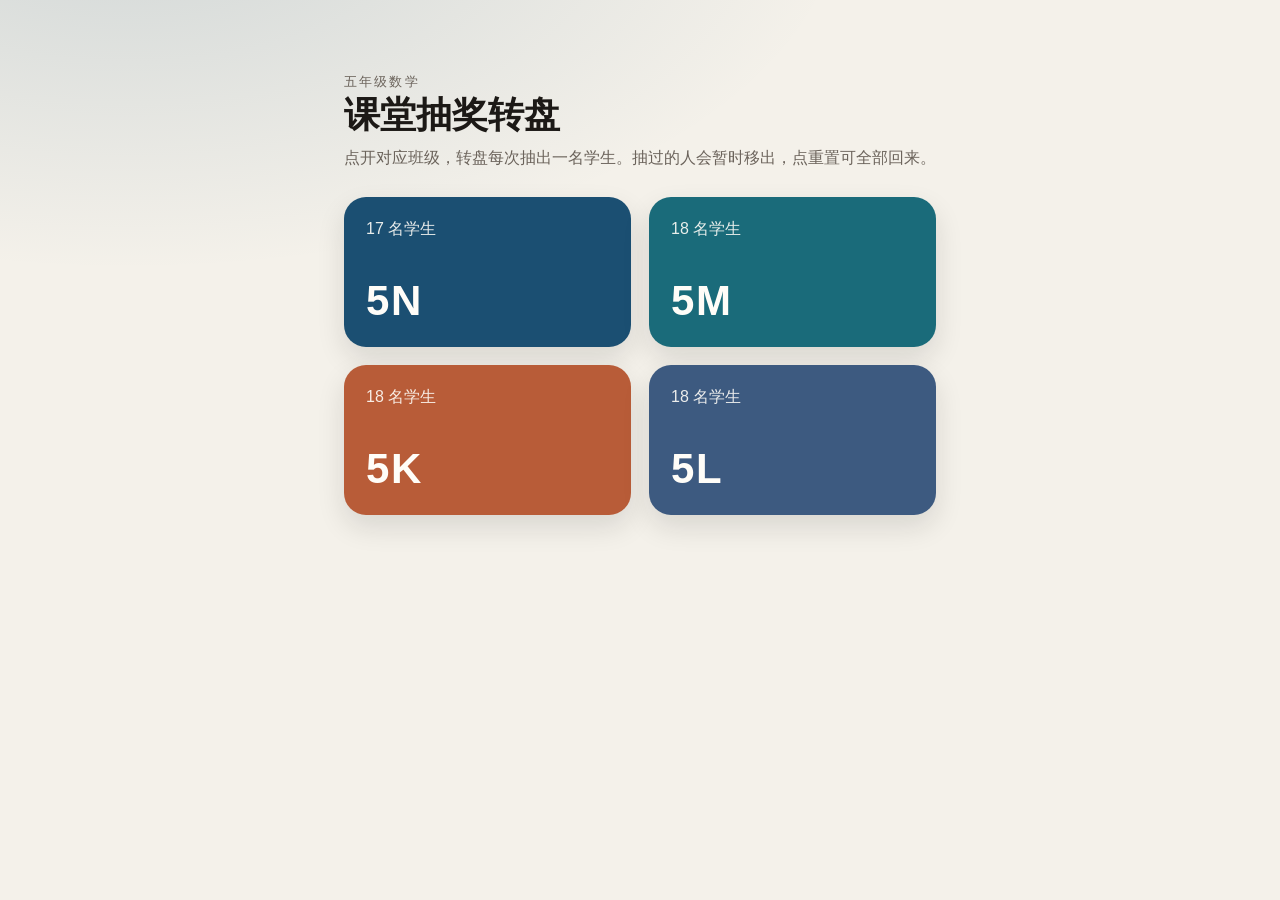
<file: index.html>
<!DOCTYPE html>
<html lang="zh-CN">
<head>
  <meta charset="UTF-8" />
  <meta name="viewport" content="width=device-width, initial-scale=1" />
  <title>五年级课堂抽奖</title>
  <link rel="stylesheet" href="wheel.css" />
  <style>
    .pick {
      max-width: 920px;
      margin: 8vh auto 0;
      padding: 0 24px 48px;
    }
    .pick h1 { margin: 0 0 8px; font-size: 36px; }
    .pick p { color: var(--muted); margin: 0 0 28px; }
    .grid {
      display: grid;
      grid-template-columns: repeat(2, minmax(0, 1fr));
      gap: 18px;
    }
    .grid a {
      display: flex;
      flex-direction: column;
      justify-content: space-between;
      min-height: 150px;
      padding: 22px;
      border-radius: 22px;
      text-decoration: none;
      color: #fffdf8;
      box-shadow: 0 12px 28px rgba(28,25,22,0.12);
    }
    .grid a strong { font-size: 42px; letter-spacing: 0.04em; }
    .grid a span { opacity: 0.9; }
    .n { background: #1b4f72; }
    .m { background: #1a6b7a; }
    .k { background: #b85c38; }
    .l { background: #3d5a80; }
    @media (max-width: 640px) { .grid { grid-template-columns: 1fr; } }
  </style>
</head>
<body>
  <div class="pick">
    <small style="letter-spacing:.16em;color:var(--muted)">五年级数学</small>
    <h1>课堂抽奖转盘</h1>
    <p>点开对应班级，转盘每次抽出一名学生。抽过的人会暂时移出，点重置可全部回来。</p>
    <div class="grid">
      <a class="n" href="5N.html"><span>17 名学生</span><strong>5N</strong></a>
      <a class="m" href="5M.html"><span>18 名学生</span><strong>5M</strong></a>
      <a class="k" href="5K.html"><span>18 名学生</span><strong>5K</strong></a>
      <a class="l" href="5L.html"><span>18 名学生</span><strong>5L</strong></a>
    </div>
  </div>
</body>
</html>
</file>
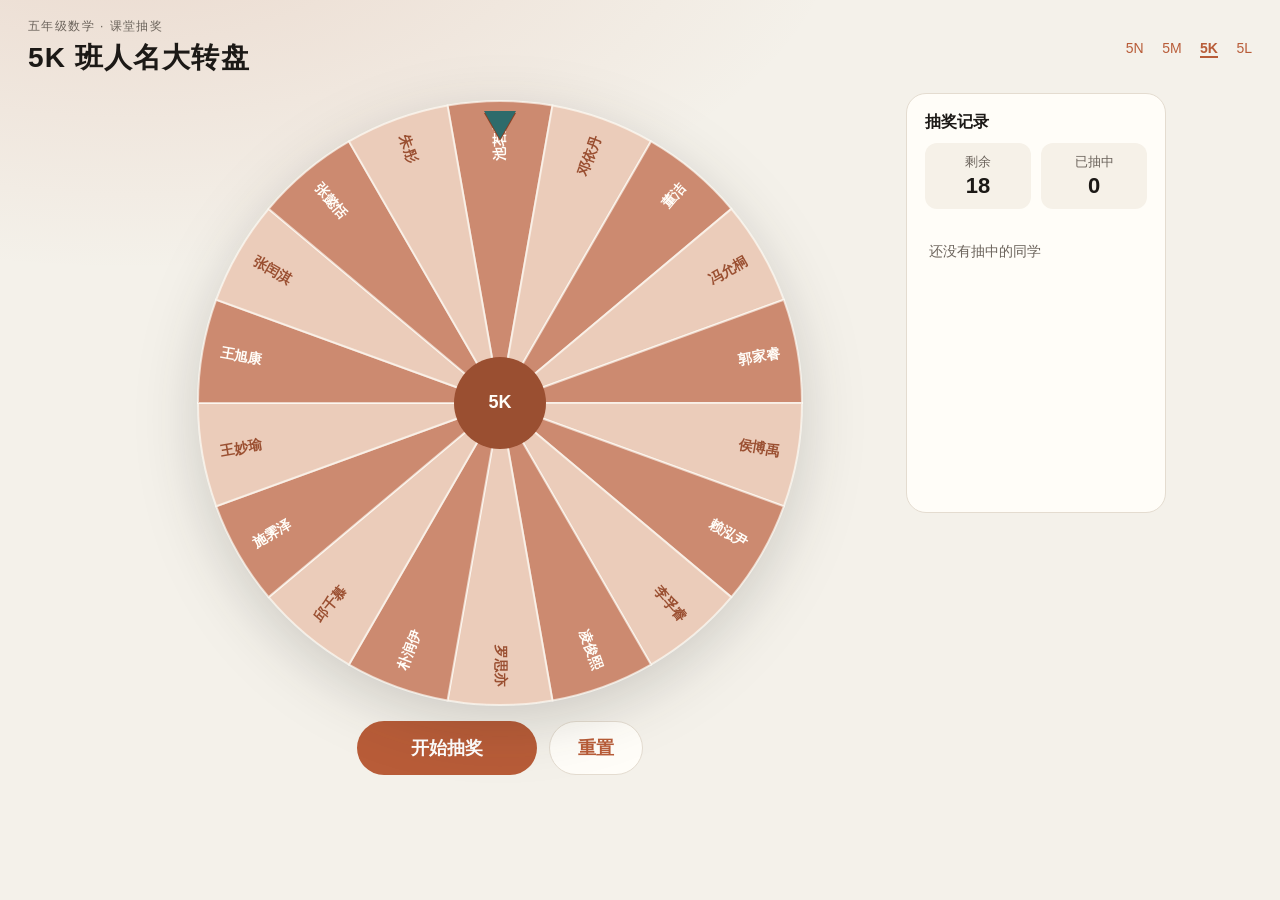
<file: 5K.html>
<!DOCTYPE html>
<html lang="zh-CN">
<head>
  <meta charset="UTF-8" />
  <meta name="viewport" content="width=device-width, initial-scale=1" />
  <title>5K 班级抽奖转盘</title>
  <link rel="stylesheet" href="wheel.css" />
  <style>
    :root { --theme: #b85c38; --theme-dark: #8a3f22; --accent: #2e6b6b; }
  </style>
</head>
<body>
  <header class="top">
    <div class="brand">
      <small>五年级数学 · 课堂抽奖</small>
      <h1>5K 班人名大转盘</h1>
    </div>
    <nav class="nav">
      <a href="5N.html">5N</a>
      <a href="5M.html">5M</a>
      <a class="current" href="5K.html">5K</a>
      <a href="5L.html">5L</a>
    </nav>
  </header>
  <main class="stage">
    <section class="wheel-wrap">
      <div class="pointer" aria-hidden="true"></div>
      <canvas id="wheel" width="620" height="620"></canvas>
      <div class="actions">
        <button id="spin" type="button">开始抽奖</button>
        <button id="reset" type="button">重置</button>
      </div>
    </section>
    <aside class="side">
      <h2>抽奖记录</h2>
      <div class="counts">
        <span>剩余<b id="remain">0</b></span>
        <span>已抽中<b id="drawnCount">0</b></span>
      </div>
      <div id="list" class="list"></div>
    </aside>
  </main>
  <div class="overlay" id="overlay">
    <div class="card">
      <p>本轮抽中</p>
      <h2 id="winner"></h2>
      <button id="close" type="button">好的</button>
    </div>
  </div>
  <script>
    window.CLASS_ID = "5K";
    window.CLASS_NAMES = ["池茗麒","邓依丹","董洁","冯允桐","郭家睿","侯博禹","赖泓尹","李孚睿","凌俊熙","罗思亦","朴润伊","邱千慕","施霁泽","王妙瑜","王旭康","张闰淇","张懿恬","朱彤"];
  </script>
  <script src="wheel.js"></script>
</body>
</html>
</file>
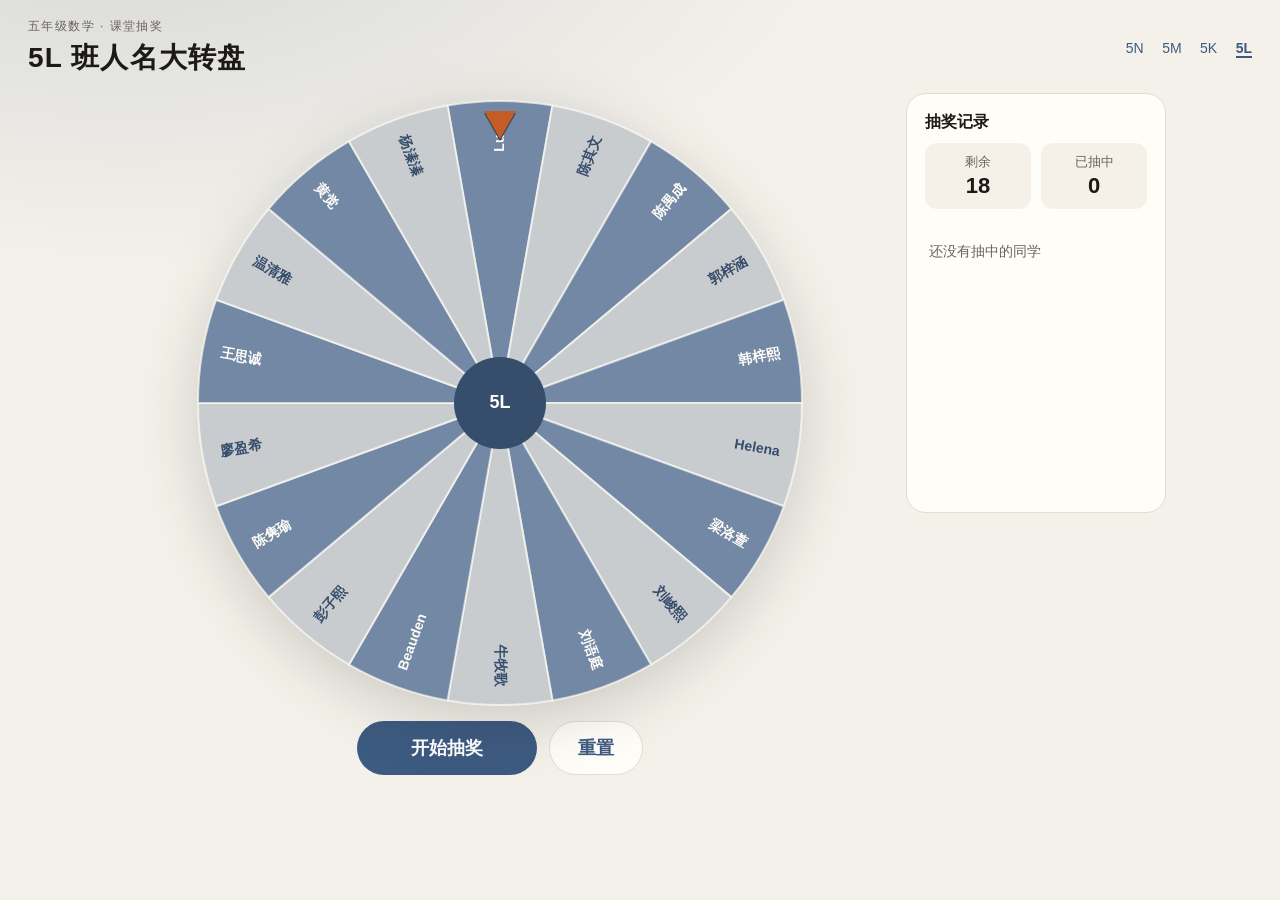
<file: 5L.html>
<!DOCTYPE html>
<html lang="zh-CN">
<head>
  <meta charset="UTF-8" />
  <meta name="viewport" content="width=device-width, initial-scale=1" />
  <title>5L 班级抽奖转盘</title>
  <link rel="stylesheet" href="wheel.css" />
  <style>
    :root { --theme: #3d5a80; --theme-dark: #2a3f5c; --accent: #c45c26; }
  </style>
</head>
<body>
  <header class="top">
    <div class="brand">
      <small>五年级数学 · 课堂抽奖</small>
      <h1>5L 班人名大转盘</h1>
    </div>
    <nav class="nav">
      <a href="5N.html">5N</a>
      <a href="5M.html">5M</a>
      <a href="5K.html">5K</a>
      <a class="current" href="5L.html">5L</a>
    </nav>
  </header>
  <main class="stage">
    <section class="wheel-wrap">
      <div class="pointer" aria-hidden="true"></div>
      <canvas id="wheel" width="620" height="620"></canvas>
      <div class="actions">
        <button id="spin" type="button">开始抽奖</button>
        <button id="reset" type="button">重置</button>
      </div>
    </section>
    <aside class="side">
      <h2>抽奖记录</h2>
      <div class="counts">
        <span>剩余<b id="remain">0</b></span>
        <span>已抽中<b id="drawnCount">0</b></span>
      </div>
      <div id="list" class="list"></div>
    </aside>
  </main>
  <div class="overlay" id="overlay">
    <div class="card">
      <p>本轮抽中</p>
      <h2 id="winner"></h2>
      <button id="close" type="button">好的</button>
    </div>
  </div>
  <script>
    window.CLASS_ID = "5L";
    window.CLASS_NAMES = ["Luca","陈其文","陈禺成","郭梓涵","韩梓熙","Helena","梁洛萱","刘峻熙","刘语庭","牛牧歌","Beauden","彭子熙","陈隽瑜","廖盈希","王思诚","温清雅","黄觉","杨溱溱"];
  </script>
  <script src="wheel.js"></script>
</body>
</html>
</file>
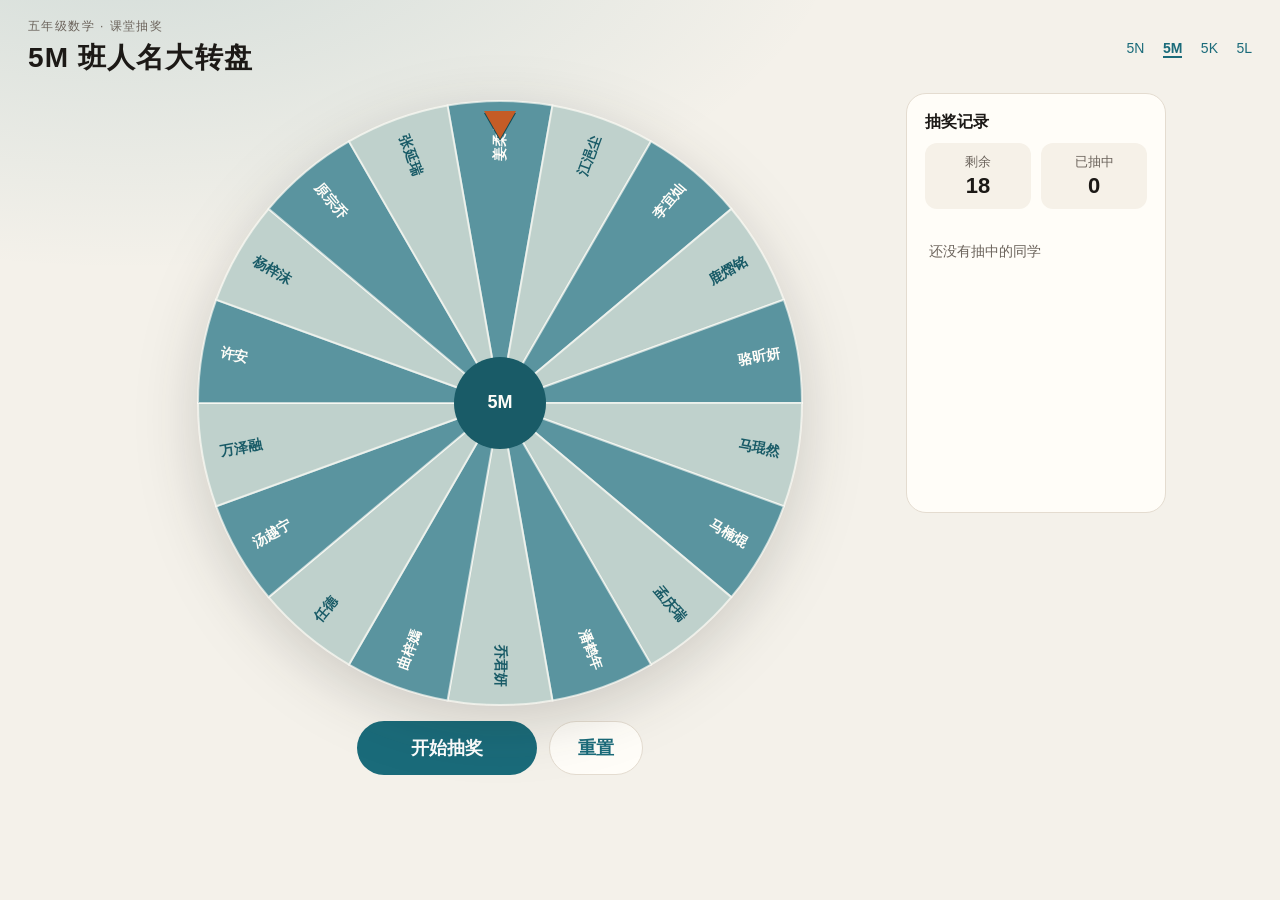
<file: 5M.html>
<!DOCTYPE html>
<html lang="zh-CN">
<head>
  <meta charset="UTF-8" />
  <meta name="viewport" content="width=device-width, initial-scale=1" />
  <title>5M 班级抽奖转盘</title>
  <link rel="stylesheet" href="wheel.css" />
  <style>
    :root { --theme: #1a6b7a; --theme-dark: #0f4a54; --accent: #c45c26; }
  </style>
</head>
<body>
  <header class="top">
    <div class="brand">
      <small>五年级数学 · 课堂抽奖</small>
      <h1>5M 班人名大转盘</h1>
    </div>
    <nav class="nav">
      <a href="5N.html">5N</a>
      <a class="current" href="5M.html">5M</a>
      <a href="5K.html">5K</a>
      <a href="5L.html">5L</a>
    </nav>
  </header>
  <main class="stage">
    <section class="wheel-wrap">
      <div class="pointer" aria-hidden="true"></div>
      <canvas id="wheel" width="620" height="620"></canvas>
      <div class="actions">
        <button id="spin" type="button">开始抽奖</button>
        <button id="reset" type="button">重置</button>
      </div>
    </section>
    <aside class="side">
      <h2>抽奖记录</h2>
      <div class="counts">
        <span>剩余<b id="remain">0</b></span>
        <span>已抽中<b id="drawnCount">0</b></span>
      </div>
      <div id="list" class="list"></div>
    </aside>
  </main>
  <div class="overlay" id="overlay">
    <div class="card">
      <p>本轮抽中</p>
      <h2 id="winner"></h2>
      <button id="close" type="button">好的</button>
    </div>
  </div>
  <script>
    window.CLASS_ID = "5M";
    window.CLASS_NAMES = ["姜柔希","江浥尘","李宜灿","鹿熠铭","骆昕妍","马琨然","马楠焜","孟庆瑞","潘鹤年","乔君妍","曲梓嫣","任德","汤越宁","万泽融","许安","杨梓沫","原宗乔","张延瑞"];
  </script>
  <script src="wheel.js"></script>
</body>
</html>
</file>
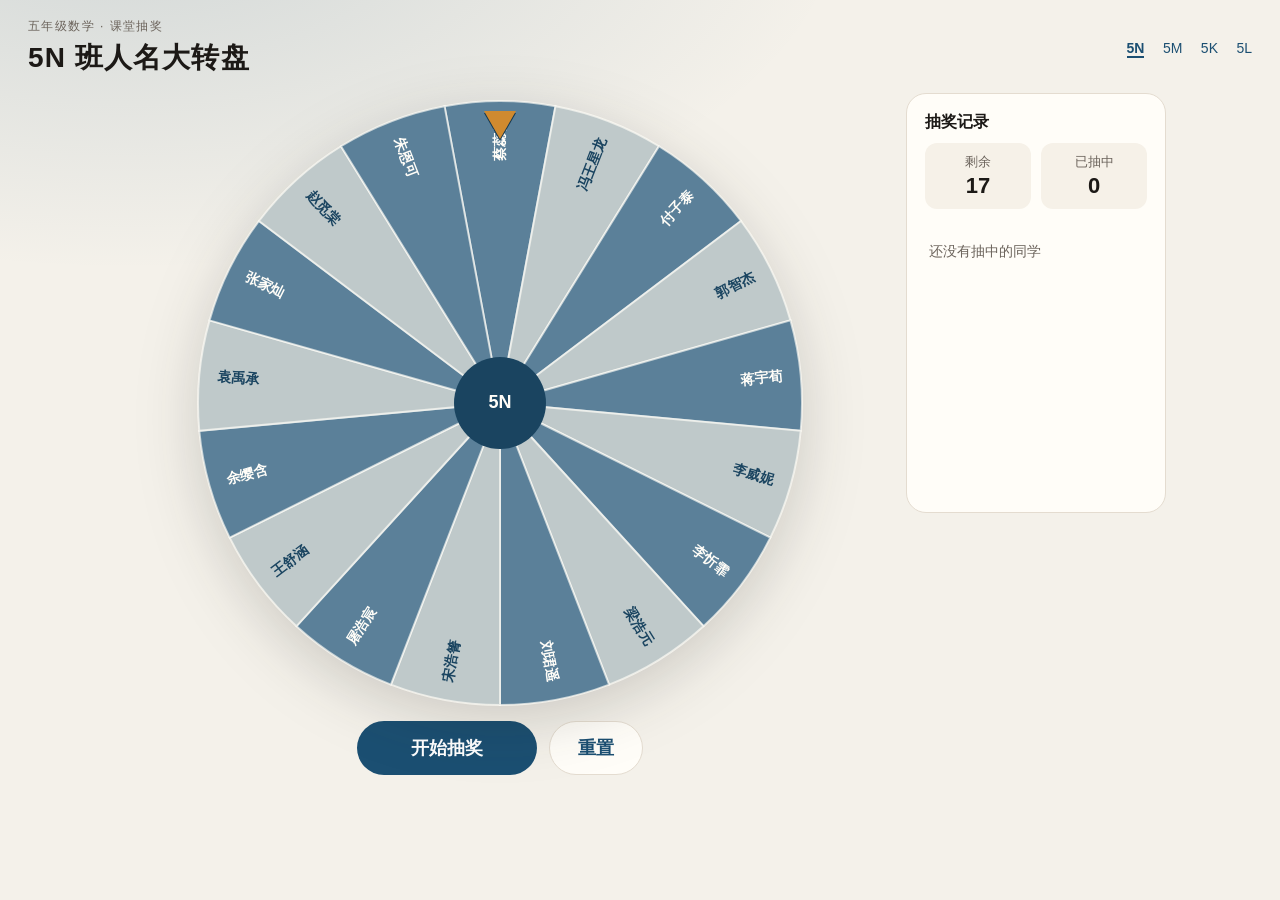
<file: 5N.html>
<!DOCTYPE html>
<html lang="zh-CN">
<head>
  <meta charset="UTF-8" />
  <meta name="viewport" content="width=device-width, initial-scale=1" />
  <title>5N 班级抽奖转盘</title>
  <link rel="stylesheet" href="wheel.css" />
  <style>
    :root { --theme: #1b4f72; --theme-dark: #12364f; --accent: #d08a2f; }
  </style>
</head>
<body>
  <header class="top">
    <div class="brand">
      <small>五年级数学 · 课堂抽奖</small>
      <h1>5N 班人名大转盘</h1>
    </div>
    <nav class="nav">
      <a class="current" href="5N.html">5N</a>
      <a href="5M.html">5M</a>
      <a href="5K.html">5K</a>
      <a href="5L.html">5L</a>
    </nav>
  </header>
  <main class="stage">
    <section class="wheel-wrap">
      <div class="pointer" aria-hidden="true"></div>
      <canvas id="wheel" width="620" height="620"></canvas>
      <div class="actions">
        <button id="spin" type="button">开始抽奖</button>
        <button id="reset" type="button">重置</button>
      </div>
    </section>
    <aside class="side">
      <h2>抽奖记录</h2>
      <div class="counts">
        <span>剩余<b id="remain">0</b></span>
        <span>已抽中<b id="drawnCount">0</b></span>
      </div>
      <div id="list" class="list"></div>
    </aside>
  </main>
  <div class="overlay" id="overlay">
    <div class="card">
      <p>本轮抽中</p>
      <h2 id="winner"></h2>
      <button id="close" type="button">好的</button>
    </div>
  </div>
  <script>
    window.CLASS_ID = "5N";
    window.CLASS_NAMES = ["蔡蕊仪","冯王星龙","付子泰","郭智杰","蒋宇荀","李威妮","李忻霏","梁浩元","刘珺遥","宋浩箐","屠浩宸","王舒涵","余缨含","袁禹承","张家灿","赵觅棠","朱恩可"];
  </script>
  <script src="wheel.js"></script>
</body>
</html>
</file>
<file: wheel.css>
:root {
  --bg: #f4f1ea;
  --ink: #1c1916;
  --muted: #6b635b;
  --card: #fffdf8;
  --line: #e4dcd0;
  --theme: #1b4f72;
  --theme-dark: #12364f;
  --accent: #c45c26;
}

* { box-sizing: border-box; }
html, body {
  margin: 0;
  min-height: 100%;
  background:
    radial-gradient(1200px 600px at 10% -10%, color-mix(in srgb, var(--theme) 16%, transparent), transparent 60%),
    var(--bg);
  color: var(--ink);
  font-family: "PingFang SC", "Hiragino Sans GB", "Microsoft YaHei", sans-serif;
}

body {
  display: flex;
  flex-direction: column;
  min-height: 100vh;
}

.top {
  display: flex;
  align-items: center;
  justify-content: space-between;
  gap: 16px;
  padding: 18px 28px 8px;
}
.brand {
  display: flex;
  flex-direction: column;
  gap: 4px;
}
.brand small {
  color: var(--muted);
  letter-spacing: 0.12em;
  font-size: 12px;
}
.brand h1 {
  margin: 0;
  font-size: 28px;
  letter-spacing: 0.04em;
}
.nav a {
  color: var(--theme);
  text-decoration: none;
  margin-left: 14px;
  font-size: 14px;
}
.nav a.current {
  font-weight: 700;
  border-bottom: 2px solid var(--theme);
}

.stage {
  flex: 1;
  display: grid;
  grid-template-columns: minmax(280px, 1fr) 260px;
  gap: 20px;
  padding: 8px 24px 28px;
  align-items: start;
  max-width: 1100px;
  width: 100%;
  margin: 0 auto;
}

.wheel-wrap {
  position: relative;
  display: flex;
  flex-direction: column;
  align-items: center;
  justify-content: center;
}
.pointer {
  position: absolute;
  top: 18px;
  left: 50%;
  z-index: 3;
  width: 0;
  height: 0;
  border-left: 16px solid transparent;
  border-right: 16px solid transparent;
  border-top: 28px solid var(--accent);
  transform: translateX(-50%);
  filter: drop-shadow(0 2px 0 var(--theme-dark));
}
canvas {
  width: min(64vh, 540px);
  height: min(64vh, 540px);
  max-width: 100%;
  filter: drop-shadow(0 16px 30px rgba(28, 25, 22, 0.18));
}
.actions {
  display: flex;
  gap: 12px;
  margin-top: 8px;
}
button {
  appearance: none;
  border: 0;
  border-radius: 999px;
  padding: 14px 28px;
  font: inherit;
  font-size: 18px;
  font-weight: 700;
  cursor: pointer;
}
#spin {
  background: var(--theme);
  color: white;
  min-width: 180px;
}
#spin:disabled {
  opacity: 0.45;
  cursor: not-allowed;
}
#reset {
  background: var(--card);
  color: var(--theme);
  border: 1px solid var(--line);
}

.side {
  background: var(--card);
  border: 1px solid var(--line);
  border-radius: 20px;
  padding: 18px 18px 12px;
  min-height: 420px;
}
.side h2 {
  margin: 0 0 10px;
  font-size: 16px;
}
.counts {
  display: flex;
  gap: 10px;
  margin-bottom: 14px;
}
.counts span {
  flex: 1;
  background: #f6f1e8;
  border-radius: 12px;
  padding: 10px;
  text-align: center;
  font-size: 13px;
  color: var(--muted);
}
.counts b {
  display: block;
  color: var(--ink);
  font-size: 22px;
  margin-top: 2px;
}
.list {
  list-style: none;
  margin: 0;
  padding: 0;
  max-height: 52vh;
  overflow: auto;
}
.list li {
  display: flex;
  justify-content: space-between;
  padding: 8px 4px;
  border-bottom: 1px solid var(--line);
  font-size: 15px;
}
.list li em {
  font-style: normal;
  color: var(--muted);
  font-size: 12px;
}
.empty {
  color: var(--muted);
  font-size: 14px;
  padding: 20px 4px;
}

.overlay {
  position: fixed;
  inset: 0;
  background: rgba(18, 16, 14, 0.45);
  display: none;
  align-items: center;
  justify-content: center;
  z-index: 10;
}
.overlay.show { display: flex; }
.card {
  background: var(--card);
  border-radius: 28px;
  padding: 36px 40px 28px;
  text-align: center;
  min-width: min(86vw, 420px);
  box-shadow: 0 24px 60px rgba(0,0,0,0.22);
}
.card p {
  margin: 0;
  color: var(--muted);
  letter-spacing: 0.16em;
}
.card h2 {
  margin: 12px 0 22px;
  font-size: clamp(42px, 8vw, 72px);
  color: var(--theme);
}
.card button {
  background: var(--theme);
  color: #fff;
}

@media (max-width: 860px) {
  .stage { grid-template-columns: 1fr; }
  .side { min-height: auto; }
  .list { max-height: 30vh; }
}
</file>
